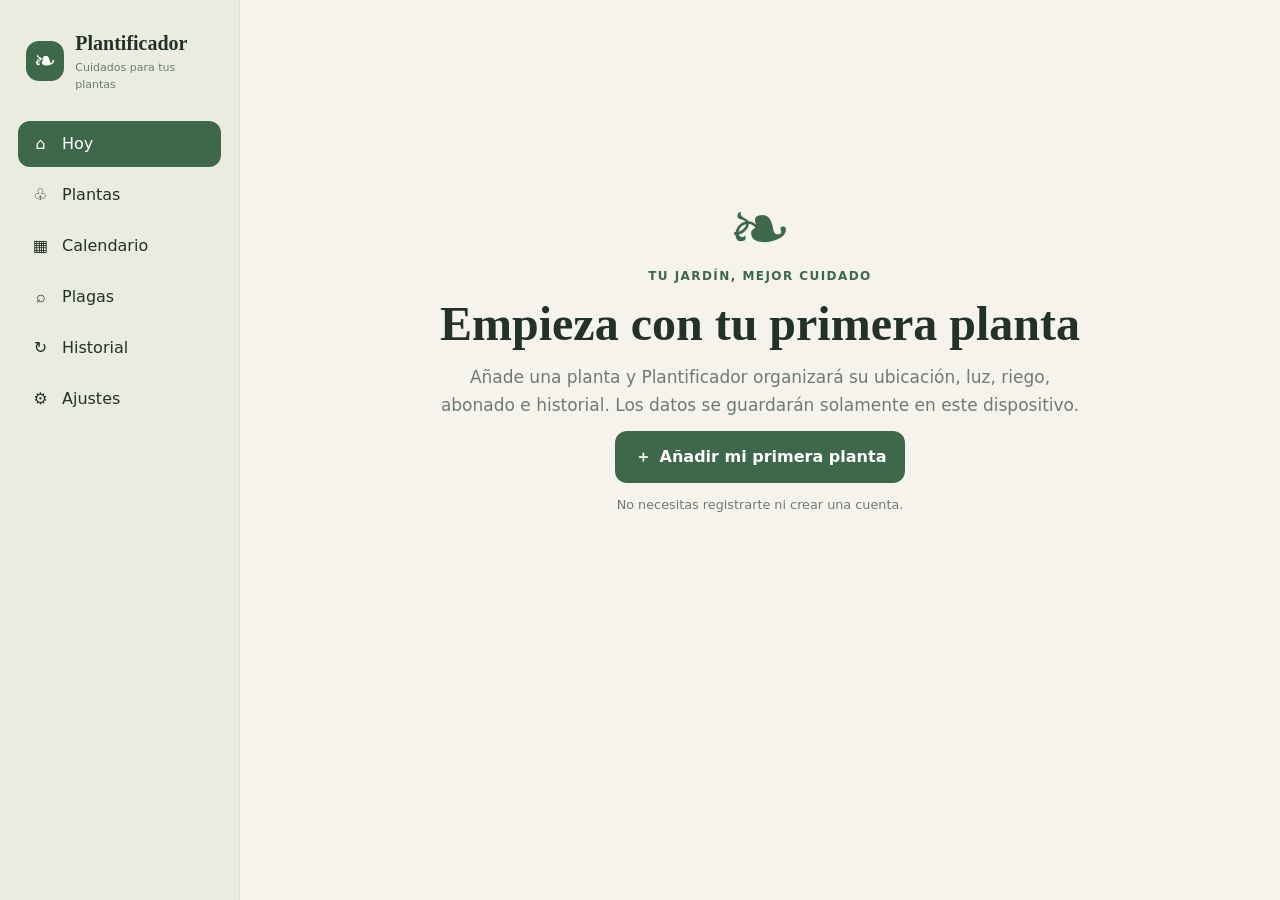
<file: index.html>
<!doctype html>
<html lang="es">
  <head>
    <meta charset="UTF-8" />
    <meta name="viewport" content="width=device-width, initial-scale=1.0, viewport-fit=cover" />
    <meta name="theme-color" content="#3f674a" />
    <link rel="icon" href="./assets/favicon.svg" />
    <link rel="manifest" href="./assets/manifest.webmanifest" />
    <title>Plantificador</title>
    <script type="module" crossorigin src="./assets/app.js"></script>
    <link rel="stylesheet" crossorigin href="./assets/app.css">
  </head>
  <body><div id="root"></div></body>
</html>
</file>
<file: assets/app.css>
@layer theme{@theme default{--font-sans: ui-sans-serif, system-ui, sans-serif, "Apple Color Emoji", "Segoe UI Emoji", "Segoe UI Symbol", "Noto Color Emoji"; --font-serif: ui-serif, Georgia, Cambria, "Times New Roman", Times, serif; --font-mono: ui-monospace, SFMono-Regular, Menlo, Monaco, Consolas, "Liberation Mono", "Courier New", monospace; --color-red-50: oklch(97.1% .013 17.38); --color-red-100: oklch(93.6% .032 17.717); --color-red-200: oklch(88.5% .062 18.334); --color-red-300: oklch(80.8% .114 19.571); --color-red-400: oklch(70.4% .191 22.216); --color-red-500: oklch(63.7% .237 25.331); --color-red-600: oklch(57.7% .245 27.325); --color-red-700: oklch(50.5% .213 27.518); --color-red-800: oklch(44.4% .177 26.899); --color-red-900: oklch(39.6% .141 25.723); --color-red-950: oklch(25.8% .092 26.042); --color-orange-50: oklch(98% .016 73.684); --color-orange-100: oklch(95.4% .038 75.164); --color-orange-200: oklch(90.1% .076 70.697); --color-orange-300: oklch(83.7% .128 66.29); --color-orange-400: oklch(75% .183 55.934); --color-orange-500: oklch(70.5% .213 47.604); --color-orange-600: oklch(64.6% .222 41.116); --color-orange-700: oklch(55.3% .195 38.402); --color-orange-800: oklch(47% .157 37.304); --color-orange-900: oklch(40.8% .123 38.172); --color-orange-950: oklch(26.6% .079 36.259); --color-amber-50: oklch(98.7% .022 95.277); --color-amber-100: oklch(96.2% .059 95.617); --color-amber-200: oklch(92.4% .12 95.746); --color-amber-300: oklch(87.9% .169 91.605); --color-amber-400: oklch(82.8% .189 84.429); --color-amber-500: oklch(76.9% .188 70.08); --color-amber-600: oklch(66.6% .179 58.318); --color-amber-700: oklch(55.5% .163 48.998); --color-amber-800: oklch(47.3% .137 46.201); --color-amber-900: oklch(41.4% .112 45.904); --color-amber-950: oklch(27.9% .077 45.635); --color-yellow-50: oklch(98.7% .026 102.212); --color-yellow-100: oklch(97.3% .071 103.193); --color-yellow-200: oklch(94.5% .129 101.54); --color-yellow-300: oklch(90.5% .182 98.111); --color-yellow-400: oklch(85.2% .199 91.936); --color-yellow-500: oklch(79.5% .184 86.047); --color-yellow-600: oklch(68.1% .162 75.834); --color-yellow-700: oklch(55.4% .135 66.442); --color-yellow-800: oklch(47.6% .114 61.907); --color-yellow-900: oklch(42.1% .095 57.708); --color-yellow-950: oklch(28.6% .066 53.813); --color-lime-50: oklch(98.6% .031 120.757); --color-lime-100: oklch(96.7% .067 122.328); --color-lime-200: oklch(93.8% .127 124.321); --color-lime-300: oklch(89.7% .196 126.665); --color-lime-400: oklch(84.1% .238 128.85); --color-lime-500: oklch(76.8% .233 130.85); --color-lime-600: oklch(64.8% .2 131.684); --color-lime-700: oklch(53.2% .157 131.589); --color-lime-800: oklch(45.3% .124 130.933); --color-lime-900: oklch(40.5% .101 131.063); --color-lime-950: oklch(27.4% .072 132.109); --color-green-50: oklch(98.2% .018 155.826); --color-green-100: oklch(96.2% .044 156.743); --color-green-200: oklch(92.5% .084 155.995); --color-green-300: oklch(87.1% .15 154.449); --color-green-400: oklch(79.2% .209 151.711); --color-green-500: oklch(72.3% .219 149.579); --color-green-600: oklch(62.7% .194 149.214); --color-green-700: oklch(52.7% .154 150.069); --color-green-800: oklch(44.8% .119 151.328); --color-green-900: oklch(39.3% .095 152.535); --color-green-950: oklch(26.6% .065 152.934); --color-emerald-50: oklch(97.9% .021 166.113); --color-emerald-100: oklch(95% .052 163.051); --color-emerald-200: oklch(90.5% .093 164.15); --color-emerald-300: oklch(84.5% .143 164.978); --color-emerald-400: oklch(76.5% .177 163.223); --color-emerald-500: oklch(69.6% .17 162.48); --color-emerald-600: oklch(59.6% .145 163.225); --color-emerald-700: oklch(50.8% .118 165.612); --color-emerald-800: oklch(43.2% .095 166.913); --color-emerald-900: oklch(37.8% .077 168.94); --color-emerald-950: oklch(26.2% .051 172.552); --color-teal-50: oklch(98.4% .014 180.72); --color-teal-100: oklch(95.3% .051 180.801); --color-teal-200: oklch(91% .096 180.426); --color-teal-300: oklch(85.5% .138 181.071); --color-teal-400: oklch(77.7% .152 181.912); --color-teal-500: oklch(70.4% .14 182.503); --color-teal-600: oklch(60% .118 184.704); --color-teal-700: oklch(51.1% .096 186.391); --color-teal-800: oklch(43.7% .078 188.216); --color-teal-900: oklch(38.6% .063 188.416); --color-teal-950: oklch(27.7% .046 192.524); --color-cyan-50: oklch(98.4% .019 200.873); --color-cyan-100: oklch(95.6% .045 203.388); --color-cyan-200: oklch(91.7% .08 205.041); --color-cyan-300: oklch(86.5% .127 207.078); --color-cyan-400: oklch(78.9% .154 211.53); --color-cyan-500: oklch(71.5% .143 215.221); --color-cyan-600: oklch(60.9% .126 221.723); --color-cyan-700: oklch(52% .105 223.128); --color-cyan-800: oklch(45% .085 224.283); --color-cyan-900: oklch(39.8% .07 227.392); --color-cyan-950: oklch(30.2% .056 229.695); --color-sky-50: oklch(97.7% .013 236.62); --color-sky-100: oklch(95.1% .026 236.824); --color-sky-200: oklch(90.1% .058 230.902); --color-sky-300: oklch(82.8% .111 230.318); --color-sky-400: oklch(74.6% .16 232.661); --color-sky-500: oklch(68.5% .169 237.323); --color-sky-600: oklch(58.8% .158 241.966); --color-sky-700: oklch(50% .134 242.749); --color-sky-800: oklch(44.3% .11 240.79); --color-sky-900: oklch(39.1% .09 240.876); --color-sky-950: oklch(29.3% .066 243.157); --color-blue-50: oklch(97% .014 254.604); --color-blue-100: oklch(93.2% .032 255.585); --color-blue-200: oklch(88.2% .059 254.128); --color-blue-300: oklch(80.9% .105 251.813); --color-blue-400: oklch(70.7% .165 254.624); --color-blue-500: oklch(62.3% .214 259.815); --color-blue-600: oklch(54.6% .245 262.881); --color-blue-700: oklch(48.8% .243 264.376); --color-blue-800: oklch(42.4% .199 265.638); --color-blue-900: oklch(37.9% .146 265.522); --color-blue-950: oklch(28.2% .091 267.935); --color-indigo-50: oklch(96.2% .018 272.314); --color-indigo-100: oklch(93% .034 272.788); --color-indigo-200: oklch(87% .065 274.039); --color-indigo-300: oklch(78.5% .115 274.713); --color-indigo-400: oklch(67.3% .182 276.935); --color-indigo-500: oklch(58.5% .233 277.117); --color-indigo-600: oklch(51.1% .262 276.966); --color-indigo-700: oklch(45.7% .24 277.023); --color-indigo-800: oklch(39.8% .195 277.366); --color-indigo-900: oklch(35.9% .144 278.697); --color-indigo-950: oklch(25.7% .09 281.288); --color-violet-50: oklch(96.9% .016 293.756); --color-violet-100: oklch(94.3% .029 294.588); --color-violet-200: oklch(89.4% .057 293.283); --color-violet-300: oklch(81.1% .111 293.571); --color-violet-400: oklch(70.2% .183 293.541); --color-violet-500: oklch(60.6% .25 292.717); --color-violet-600: oklch(54.1% .281 293.009); --color-violet-700: oklch(49.1% .27 292.581); --color-violet-800: oklch(43.2% .232 292.759); --color-violet-900: oklch(38% .189 293.745); --color-violet-950: oklch(28.3% .141 291.089); --color-purple-50: oklch(97.7% .014 308.299); --color-purple-100: oklch(94.6% .033 307.174); --color-purple-200: oklch(90.2% .063 306.703); --color-purple-300: oklch(82.7% .119 306.383); --color-purple-400: oklch(71.4% .203 305.504); --color-purple-500: oklch(62.7% .265 303.9); --color-purple-600: oklch(55.8% .288 302.321); --color-purple-700: oklch(49.6% .265 301.924); --color-purple-800: oklch(43.8% .218 303.724); --color-purple-900: oklch(38.1% .176 304.987); --color-purple-950: oklch(29.1% .149 302.717); --color-fuchsia-50: oklch(97.7% .017 320.058); --color-fuchsia-100: oklch(95.2% .037 318.852); --color-fuchsia-200: oklch(90.3% .076 319.62); --color-fuchsia-300: oklch(83.3% .145 321.434); --color-fuchsia-400: oklch(74% .238 322.16); --color-fuchsia-500: oklch(66.7% .295 322.15); --color-fuchsia-600: oklch(59.1% .293 322.896); --color-fuchsia-700: oklch(51.8% .253 323.949); --color-fuchsia-800: oklch(45.2% .211 324.591); --color-fuchsia-900: oklch(40.1% .17 325.612); --color-fuchsia-950: oklch(29.3% .136 325.661); --color-pink-50: oklch(97.1% .014 343.198); --color-pink-100: oklch(94.8% .028 342.258); --color-pink-200: oklch(89.9% .061 343.231); --color-pink-300: oklch(82.3% .12 346.018); --color-pink-400: oklch(71.8% .202 349.761); --color-pink-500: oklch(65.6% .241 354.308); --color-pink-600: oklch(59.2% .249 .584); --color-pink-700: oklch(52.5% .223 3.958); --color-pink-800: oklch(45.9% .187 3.815); --color-pink-900: oklch(40.8% .153 2.432); --color-pink-950: oklch(28.4% .109 3.907); --color-rose-50: oklch(96.9% .015 12.422); --color-rose-100: oklch(94.1% .03 12.58); --color-rose-200: oklch(89.2% .058 10.001); --color-rose-300: oklch(81% .117 11.638); --color-rose-400: oklch(71.2% .194 13.428); --color-rose-500: oklch(64.5% .246 16.439); --color-rose-600: oklch(58.6% .253 17.585); --color-rose-700: oklch(51.4% .222 16.935); --color-rose-800: oklch(45.5% .188 13.697); --color-rose-900: oklch(41% .159 10.272); --color-rose-950: oklch(27.1% .105 12.094); --color-slate-50: oklch(98.4% .003 247.858); --color-slate-100: oklch(96.8% .007 247.896); --color-slate-200: oklch(92.9% .013 255.508); --color-slate-300: oklch(86.9% .022 252.894); --color-slate-400: oklch(70.4% .04 256.788); --color-slate-500: oklch(55.4% .046 257.417); --color-slate-600: oklch(44.6% .043 257.281); --color-slate-700: oklch(37.2% .044 257.287); --color-slate-800: oklch(27.9% .041 260.031); --color-slate-900: oklch(20.8% .042 265.755); --color-slate-950: oklch(12.9% .042 264.695); --color-gray-50: oklch(98.5% .002 247.839); --color-gray-100: oklch(96.7% .003 264.542); --color-gray-200: oklch(92.8% .006 264.531); --color-gray-300: oklch(87.2% .01 258.338); --color-gray-400: oklch(70.7% .022 261.325); --color-gray-500: oklch(55.1% .027 264.364); --color-gray-600: oklch(44.6% .03 256.802); --color-gray-700: oklch(37.3% .034 259.733); --color-gray-800: oklch(27.8% .033 256.848); --color-gray-900: oklch(21% .034 264.665); --color-gray-950: oklch(13% .028 261.692); --color-zinc-50: oklch(98.5% 0 0); --color-zinc-100: oklch(96.7% .001 286.375); --color-zinc-200: oklch(92% .004 286.32); --color-zinc-300: oklch(87.1% .006 286.286); --color-zinc-400: oklch(70.5% .015 286.067); --color-zinc-500: oklch(55.2% .016 285.938); --color-zinc-600: oklch(44.2% .017 285.786); --color-zinc-700: oklch(37% .013 285.805); --color-zinc-800: oklch(27.4% .006 286.033); --color-zinc-900: oklch(21% .006 285.885); --color-zinc-950: oklch(14.1% .005 285.823); --color-neutral-50: oklch(98.5% 0 0); --color-neutral-100: oklch(97% 0 0); --color-neutral-200: oklch(92.2% 0 0); --color-neutral-300: oklch(87% 0 0); --color-neutral-400: oklch(70.8% 0 0); --color-neutral-500: oklch(55.6% 0 0); --color-neutral-600: oklch(43.9% 0 0); --color-neutral-700: oklch(37.1% 0 0); --color-neutral-800: oklch(26.9% 0 0); --color-neutral-900: oklch(20.5% 0 0); --color-neutral-950: oklch(14.5% 0 0); --color-stone-50: oklch(98.5% .001 106.423); --color-stone-100: oklch(97% .001 106.424); --color-stone-200: oklch(92.3% .003 48.717); --color-stone-300: oklch(86.9% .005 56.366); --color-stone-400: oklch(70.9% .01 56.259); --color-stone-500: oklch(55.3% .013 58.071); --color-stone-600: oklch(44.4% .011 73.639); --color-stone-700: oklch(37.4% .01 67.558); --color-stone-800: oklch(26.8% .007 34.298); --color-stone-900: oklch(21.6% .006 56.043); --color-stone-950: oklch(14.7% .004 49.25); --color-mauve-50: oklch(98.5% 0 0); --color-mauve-100: oklch(96% .003 325.6); --color-mauve-200: oklch(92.2% .005 325.62); --color-mauve-300: oklch(86.5% .012 325.68); --color-mauve-400: oklch(71.1% .019 323.02); --color-mauve-500: oklch(54.2% .034 322.5); --color-mauve-600: oklch(43.5% .029 321.78); --color-mauve-700: oklch(36.4% .029 323.89); --color-mauve-800: oklch(26.3% .024 320.12); --color-mauve-900: oklch(21.2% .019 322.12); --color-mauve-950: oklch(14.5% .008 326); --color-olive-50: oklch(98.8% .003 106.5); --color-olive-100: oklch(96.6% .005 106.5); --color-olive-200: oklch(93% .007 106.5); --color-olive-300: oklch(88% .011 106.6); --color-olive-400: oklch(73.7% .021 106.9); --color-olive-500: oklch(58% .031 107.3); --color-olive-600: oklch(46.6% .025 107.3); --color-olive-700: oklch(39.4% .023 107.4); --color-olive-800: oklch(28.6% .016 107.4); --color-olive-900: oklch(22.8% .013 107.4); --color-olive-950: oklch(15.3% .006 107.1); --color-mist-50: oklch(98.7% .002 197.1); --color-mist-100: oklch(96.3% .002 197.1); --color-mist-200: oklch(92.5% .005 214.3); --color-mist-300: oklch(87.2% .007 219.6); --color-mist-400: oklch(72.3% .014 214.4); --color-mist-500: oklch(56% .021 213.5); --color-mist-600: oklch(45% .017 213.2); --color-mist-700: oklch(37.8% .015 216); --color-mist-800: oklch(27.5% .011 216.9); --color-mist-900: oklch(21.8% .008 223.9); --color-mist-950: oklch(14.8% .004 228.8); --color-taupe-50: oklch(98.6% .002 67.8); --color-taupe-100: oklch(96% .002 17.2); --color-taupe-200: oklch(92.2% .005 34.3); --color-taupe-300: oklch(86.8% .007 39.5); --color-taupe-400: oklch(71.4% .014 41.2); --color-taupe-500: oklch(54.7% .021 43.1); --color-taupe-600: oklch(43.8% .017 39.3); --color-taupe-700: oklch(36.7% .016 35.7); --color-taupe-800: oklch(26.8% .011 36.5); --color-taupe-900: oklch(21.4% .009 43.1); --color-taupe-950: oklch(14.7% .004 49.3); --color-black: #000; --color-white: #fff; --spacing: .25rem; --breakpoint-sm: 40rem; --breakpoint-md: 48rem; --breakpoint-lg: 64rem; --breakpoint-xl: 80rem; --breakpoint-2xl: 96rem; --container-3xs: 16rem; --container-2xs: 18rem; --container-xs: 20rem; --container-sm: 24rem; --container-md: 28rem; --container-lg: 32rem; --container-xl: 36rem; --container-2xl: 42rem; --container-3xl: 48rem; --container-4xl: 56rem; --container-5xl: 64rem; --container-6xl: 72rem; --container-7xl: 80rem; --text-xs: .75rem; --text-xs--line-height: calc(1 / .75); --text-sm: .875rem; --text-sm--line-height: calc(1.25 / .875); --text-base: 1rem; --text-base--line-height: calc(1.5 / 1); --text-lg: 1.125rem; --text-lg--line-height: calc(1.75 / 1.125); --text-xl: 1.25rem; --text-xl--line-height: calc(1.75 / 1.25); --text-2xl: 1.5rem; --text-2xl--line-height: calc(2 / 1.5); --text-3xl: 1.875rem; --text-3xl--line-height: calc(2.25 / 1.875); --text-4xl: 2.25rem; --text-4xl--line-height: calc(2.5 / 2.25); --text-5xl: 3rem; --text-5xl--line-height: 1; --text-6xl: 3.75rem; --text-6xl--line-height: 1; --text-7xl: 4.5rem; --text-7xl--line-height: 1; --text-8xl: 6rem; --text-8xl--line-height: 1; --text-9xl: 8rem; --text-9xl--line-height: 1; --font-weight-thin: 100; --font-weight-extralight: 200; --font-weight-light: 300; --font-weight-normal: 400; --font-weight-medium: 500; --font-weight-semibold: 600; --font-weight-bold: 700; --font-weight-extrabold: 800; --font-weight-black: 900; --tracking-tighter: -.05em; --tracking-tight: -.025em; --tracking-normal: 0em; --tracking-wide: .025em; --tracking-wider: .05em; --tracking-widest: .1em; --leading-tight: 1.25; --leading-snug: 1.375; --leading-normal: 1.5; --leading-relaxed: 1.625; --leading-loose: 2; --radius-xs: .125rem; --radius-sm: .25rem; --radius-md: .375rem; --radius-lg: .5rem; --radius-xl: .75rem; --radius-2xl: 1rem; --radius-3xl: 1.5rem; --radius-4xl: 2rem; --shadow-2xs: 0 1px #0000000d; --shadow-xs: 0 1px 2px 0 #0000000d; --shadow-sm: 0 1px 3px 0 #0000001a, 0 1px 2px -1px #0000001a; --shadow-md: 0 4px 6px -1px #0000001a, 0 2px 4px -2px #0000001a; --shadow-lg: 0 10px 15px -3px #0000001a, 0 4px 6px -4px #0000001a; --shadow-xl: 0 20px 25px -5px #0000001a, 0 8px 10px -6px #0000001a; --shadow-2xl: 0 25px 50px -12px #00000040; --inset-shadow-2xs: inset 0 1px #0000000d; --inset-shadow-xs: inset 0 1px 1px #0000000d; --inset-shadow-sm: inset 0 2px 4px #0000000d; --drop-shadow-xs: 0 1px 1px #0000000d; --drop-shadow-sm: 0 1px 2px #00000026; --drop-shadow-md: 0 3px 3px #0000001f; --drop-shadow-lg: 0 4px 4px #00000026; --drop-shadow-xl: 0 9px 7px #0000001a; --drop-shadow-2xl: 0 25px 25px #00000026; --text-shadow-2xs: 0px 1px 0px #00000026; --text-shadow-xs: 0px 1px 1px #0003; --text-shadow-sm: 0px 1px 0px #00000013, 0px 1px 1px #00000013, 0px 2px 2px #00000013; --text-shadow-md: 0px 1px 1px #0000001a, 0px 1px 2px #0000001a, 0px 2px 4px #0000001a; --text-shadow-lg: 0px 1px 2px #0000001a, 0px 3px 2px #0000001a, 0px 4px 8px #0000001a; --ease-in: cubic-bezier(.4, 0, 1, 1); --ease-out: cubic-bezier(0, 0, .2, 1); --ease-in-out: cubic-bezier(.4, 0, .2, 1); --animate-spin: spin 1s linear infinite; --animate-ping: ping 1s cubic-bezier(0, 0, .2, 1) infinite; --animate-pulse: pulse 2s cubic-bezier(.4, 0, .6, 1) infinite; --animate-bounce: bounce 1s infinite; @keyframes spin { to { transform: rotate(360deg); } } @keyframes ping { 75%, 100% { transform: scale(2); opacity: 0; } } @keyframes pulse { 50% { opacity: .5; } } @keyframes bounce { 0%, 100% { transform: translateY(-25%); animation-timing-function: cubic-bezier(.8, 0, 1, 1); } 50% { transform: none; animation-timing-function: cubic-bezier(0, 0, .2, 1); } } --blur-xs: 4px; --blur-sm: 8px; --blur-md: 12px; --blur-lg: 16px; --blur-xl: 24px; --blur-2xl: 40px; --blur-3xl: 64px; --perspective-dramatic: 100px; --perspective-near: 300px; --perspective-normal: 500px; --perspective-midrange: 800px; --perspective-distant: 1200px; --aspect-video: 16 / 9; --default-transition-duration: .15s; --default-transition-timing-function: cubic-bezier(.4, 0, .2, 1); --default-font-family: --theme(--font-sans, initial); --default-font-feature-settings: --theme(--font-sans--font-feature-settings, initial); --default-font-variation-settings: --theme(--font-sans--font-variation-settings, initial); --default-mono-font-family: --theme(--font-mono, initial); --default-mono-font-feature-settings: --theme(--font-mono--font-feature-settings, initial); --default-mono-font-variation-settings: --theme(--font-mono--font-variation-settings, initial);}@theme default inline reference{--blur: 8px; --shadow: 0 1px 3px 0 #0000001a, 0 1px 2px -1px #0000001a; --shadow-inner: inset 0 2px 4px 0 #0000000d; --drop-shadow: 0 1px 2px #0000001a, 0 1px 1px #0000000f; --radius: .25rem; --max-width-prose: 65ch;}}@layer base{*,:after,:before,::backdrop{box-sizing:border-box;border:0 solid;margin:0;padding:0}::file-selector-button{box-sizing:border-box;border:0 solid;margin:0;padding:0}html,:host{-webkit-text-size-adjust:100%;tab-size:4;line-height:1.5;font-family:--theme(--default-font-family, ui-sans-serif, system-ui, sans-serif, "Apple Color Emoji", "Segoe UI Emoji", "Segoe UI Symbol", "Noto Color Emoji");font-feature-settings:--theme(--default-font-feature-settings, normal);font-variation-settings:--theme(--default-font-variation-settings, normal);-webkit-tap-highlight-color:transparent}hr{height:0;color:inherit;border-top-width:1px}abbr:where([title]){-webkit-text-decoration:underline dotted;text-decoration:underline dotted}h1,h2,h3,h4,h5,h6{font-size:inherit;font-weight:inherit}a{color:inherit;-webkit-text-decoration:inherit;-webkit-text-decoration:inherit;text-decoration:inherit}b,strong{font-weight:bolder}code,kbd,samp,pre{font-family:--theme(--default-mono-font-family, ui-monospace, SFMono-Regular, Menlo, Monaco, Consolas, "Liberation Mono", "Courier New", monospace);font-feature-settings:--theme(--default-mono-font-feature-settings, normal);font-variation-settings:--theme(--default-mono-font-variation-settings, normal);font-size:1em}small{font-size:80%}sub,sup{vertical-align:baseline;font-size:75%;line-height:0;position:relative}sub{bottom:-.25em}sup{top:-.5em}table{text-indent:0;border-color:inherit;border-collapse:collapse}:-moz-focusring{outline:auto}progress{vertical-align:baseline}summary{display:list-item}ol,ul,menu{list-style:none}img,svg,video,canvas,audio,iframe,embed,object{vertical-align:middle;display:block}img,video{max-width:100%;height:auto}button,input,select,optgroup,textarea{font:inherit;font-feature-settings:inherit;font-variation-settings:inherit;letter-spacing:inherit;color:inherit;opacity:1;background-color:#0000;border-radius:0}::file-selector-button{font:inherit;font-feature-settings:inherit;font-variation-settings:inherit;letter-spacing:inherit;color:inherit;opacity:1;background-color:#0000;border-radius:0}:where(select:is([multiple],[size])) optgroup{font-weight:bolder}:where(select:is([multiple],[size])) optgroup option{padding-inline-start:20px}::file-selector-button{margin-inline-end:4px}::placeholder{opacity:1}@supports (not ((-webkit-appearance:-apple-pay-button))) or (contain-intrinsic-size:1px){::placeholder{color:color-mix(in oklab, currentcolor 50%, transparent)}}textarea{resize:vertical}::-webkit-search-decoration{-webkit-appearance:none}::-webkit-date-and-time-value{min-height:1lh;text-align:inherit}::-webkit-datetime-edit{display:inline-flex}::-webkit-datetime-edit-fields-wrapper{padding:0}::-webkit-datetime-edit{padding-block:0}::-webkit-datetime-edit-year-field{padding-block:0}::-webkit-datetime-edit-month-field{padding-block:0}::-webkit-datetime-edit-day-field{padding-block:0}::-webkit-datetime-edit-hour-field{padding-block:0}::-webkit-datetime-edit-minute-field{padding-block:0}::-webkit-datetime-edit-second-field{padding-block:0}::-webkit-datetime-edit-millisecond-field{padding-block:0}::-webkit-datetime-edit-meridiem-field{padding-block:0}::-webkit-calendar-picker-indicator{line-height:1}:-moz-ui-invalid{box-shadow:none}button,input:where([type=button],[type=reset],[type=submit]){appearance:button}::file-selector-button{appearance:button}::-webkit-inner-spin-button{height:auto}::-webkit-outer-spin-button{height:auto}[hidden]:where(:not([hidden=until-found])){display:none!important}}@layer components;@layer utilities{@tailwind utilities;}:root{--ink:#233128;--muted:#6f7b72;--green:#3f674a;--green2:#e3eee2;--cream:#f5f3eb;--paper:#fffef9;--line:#dde2d9;--amber:#efe4bf;--danger:#a1433f;--shadow:0 10px 35px #2a3a2c14}@media (width<=640px){.plantProblemList{grid-template-columns:1fr}.plantProblems{padding:13px}}.plantProblems{border:1px solid var(--line);background:#f7f8f1;border-radius:14px;margin-top:18px;padding:16px}.plantProblemsHead h3{margin:0;font:600 20px Georgia,serif}.plantProblemsHead p{color:var(--muted);margin:5px 0 14px;line-height:1.45}.plantProblemList{grid-template-columns:repeat(2,minmax(0,1fr));gap:8px;display:grid}.plantProblemList button{border:1px solid var(--line);background:var(--paper);text-align:left;border-radius:11px;grid-template-columns:36px minmax(0,1fr) auto;align-items:center;column-gap:9px;padding:10px;display:grid}.plantProblemList button>span{grid-row:1/3;font-size:25px}.plantProblemList button>b{font-size:13px}.plantProblemList button>small{color:var(--muted);font-size:10px}.plantProblemList button>i{color:var(--green);grid-area:1/3/3;font-size:10px;font-style:normal}.plantProblemList button:hover{border-color:var(--green);background:var(--green2)}@media (width<=640px){.plantProblemList{grid-template-columns:1fr}.plantProblems{padding:13px}}*{box-sizing:border-box}html,body{background:var(--cream);min-height:100%;color:var(--ink);margin:0;font-family:Inter,ui-sans-serif,system-ui,-apple-system,BlinkMacSystemFont,Segoe UI,sans-serif}button,input,select,textarea{font:inherit}button{cursor:pointer;color:inherit}.app{grid-template-columns:240px minmax(0,1fr);min-height:100vh;display:grid}.sidebar{border-right:1px solid var(--line);background:#e9ecdf;height:100vh;padding:28px 18px;position:sticky;top:0}.brand{align-items:center;gap:11px;padding:0 8px 28px;display:flex}.brand .logo{background:var(--green);color:#fff;border-radius:13px;place-items:center;width:40px;height:40px;font-size:27px;display:grid}.brand b,.brand small{display:block}.brand b{font-family:Georgia,serif;font-size:20px}.brand small{color:var(--muted);margin-top:2px;font-size:11px}.nav{gap:5px;display:grid}.nav button{text-align:left;background:0 0;border:0;border-radius:12px;align-items:center;gap:12px;padding:11px 13px;display:flex}.nav button:hover{background:#ffffff8c}.nav button.active{background:var(--green);color:#fff}.icon{place-items:center;min-width:19px;display:inline-grid}.content{width:min(1180px,100%);margin:0 auto;padding:38px 44px 70px}.pagehead{justify-content:space-between;align-items:flex-start;gap:20px;margin-bottom:27px;display:flex}.pagehead h1{margin:0;font:600 40px/1.05 Georgia,serif}.pagehead p{color:var(--muted);text-transform:first-letter;margin:8px 0 0}.primary,button.primary{border-color:var(--green)!important;background:var(--green)!important;color:#fff!important}.pagehead button,.modalfoot button,.settingsactions button,.actions button,.danger button{border:1px solid var(--line);background:var(--paper);border-radius:10px;align-items:center;gap:6px;padding:10px 15px;display:inline-flex}.stats{grid-template-columns:repeat(3,1fr);gap:14px;margin-bottom:18px;display:grid}.stats article{background:var(--paper);border:1px solid var(--line);box-shadow:var(--shadow);border-radius:16px;padding:18px 20px}.stats small,.stats strong{display:block}.stats small{color:var(--muted)}.stats strong{margin-top:5px;font:600 32px Georgia,serif}.panel{background:var(--paper);border:1px solid var(--line);box-shadow:var(--shadow);border-radius:18px;padding:23px}.section-title{justify-content:space-between;align-items:flex-start;gap:16px;margin-bottom:14px;display:flex}.section-title h2,.panel h2{margin:0;font:600 23px Georgia,serif}.section-title p,.panel>p{color:var(--muted);margin:6px 0 0;line-height:1.55}.pill{background:var(--amber);white-space:nowrap;border-radius:999px;padding:6px 10px;font-size:12px}.task{border-top:1px solid var(--line);grid-template-columns:42px minmax(0,1fr) auto;align-items:center;gap:12px;padding:15px 0;display:grid}.taskmark{background:var(--green2);border-radius:12px;place-items:center;width:38px;height:38px;display:grid}.taskcopy b,.taskcopy span,.taskcopy small{display:block}.taskcopy span{margin-top:3px}.taskcopy small{color:var(--muted);margin-top:4px}.actions{flex-wrap:wrap;justify-content:flex-end;gap:7px;display:flex}.actions button{padding:8px 11px}.done{text-align:center;padding:34px 10px}.done>span{background:var(--green2);width:48px;height:48px;color:var(--green);border-radius:50%;place-items:center;margin:auto;font-size:25px;display:grid}.done h3{margin:12px 0 5px}.done p,.mutedcenter{color:var(--muted)}.textbtn{color:var(--green);background:0 0;border:0;padding:16px 4px}.welcome{text-align:center;flex-direction:column;justify-content:center;align-items:center;max-width:650px;min-height:70vh;margin:auto;display:flex}.bigleaf{color:var(--green);font-size:76px;line-height:1}.eyebrow{color:var(--green);text-transform:uppercase;letter-spacing:.12em;font-size:12px;font-weight:700}.welcome h1{margin:13px 0;font:600 48px/1.08 Georgia,serif}.welcome p{color:var(--muted);font-size:17px;line-height:1.65}.welcome .large{border:0;border-radius:12px;gap:7px;margin:12px 0;padding:14px 19px;font-weight:600;display:flex}.welcome small{color:var(--muted)}.search{border:1px solid var(--line);background:var(--paper);border-radius:12px;outline:none;width:100%;margin-bottom:18px;padding:13px 15px}.search:focus,input:focus,select:focus,textarea:focus{border-color:var(--green);box-shadow:0 0 0 3px #3f674a1f}.plantgrid{grid-template-columns:repeat(2,minmax(0,1fr));gap:17px;display:grid}.plantcard{text-align:left;background:var(--paper);border:1px solid var(--line);box-shadow:var(--shadow);border-radius:18px;grid-template-columns:150px minmax(0,1fr);padding:0;display:grid;overflow:hidden}.plantcard:hover{border-color:#b9c6b7;transform:translateY(-1px)}.plantcard img,.plantcard .photo{object-fit:cover;width:100%;height:100%;min-height:225px}.plantcard .photo{background:var(--green2);color:var(--green);place-items:center;font-size:55px;display:grid}.plantbody{padding:17px}.cardtop{justify-content:space-between;gap:10px;display:flex}.cardtop h2{margin:0;font:600 22px Georgia,serif}.cardtop p{color:var(--muted);margin:3px 0}.cardtop>span{color:var(--green);font-size:12px}.plantcard dl{margin:13px 0}.plantcard dl>div{margin-top:10px}.plantcard dt{color:var(--muted);text-transform:uppercase;letter-spacing:.06em;font-size:11px}.plantcard dd{margin:3px 0 0;font-size:13px;line-height:1.35}.next{border-top:1px solid var(--line);color:var(--green);padding-top:10px;font-size:12px}.calstrip{grid-template-columns:repeat(14,1fr);gap:6px;margin-bottom:18px;display:grid}.calday{text-align:center;background:var(--paper);border:1px solid var(--line);border-radius:12px;padding:11px 3px;position:relative}.calday small,.calday b{display:block}.calday small{text-transform:uppercase;color:var(--muted)}.calday b{margin-top:4px;font-size:18px}.calday.active{background:var(--green);color:#fff}.calday.active small{color:#fff}.calday i{background:#fff;border-radius:50%;width:4px;height:4px;position:absolute;bottom:5px;left:50%}.history article{border-top:1px solid var(--line);grid-template-columns:40px minmax(0,1fr) auto;align-items:center;gap:12px;padding:13px 0;display:grid}.history article:first-child{border-top:0}.historyicon{background:var(--green2);border-radius:10px;place-items:center;width:36px;height:36px;display:grid}.history b,.history span{display:block}.history span,.history time{color:var(--muted);font-size:13px}.settingsgrid{grid-template-columns:2fr 1fr;gap:17px;display:grid}.settingsgrid .panel:first-child{grid-row:span 2}.settingsactions{gap:9px;margin:20px 0 12px;display:flex}.settingsgrid small{color:var(--muted)}.danger button{color:var(--danger);border-color:#e6c4c2}.bottom{display:none}.overlay{-webkit-backdrop-filter:blur(3px);backdrop-filter:blur(3px);z-index:50;background:#19231d8c;place-items:center;padding:20px;display:grid;position:fixed;inset:0}.modal{background:var(--paper);border-radius:20px;width:min(760px,100%);max-height:92vh;padding:24px;overflow:auto;box-shadow:0 24px 80px #0003}.modalhead{justify-content:space-between;align-items:flex-start;margin-bottom:20px;display:flex}.modalhead h2{margin:5px 0 0;font:600 28px Georgia,serif}.close{background:var(--green2);border:0;border-radius:50%;width:35px;height:35px;font-size:23px}.formgrid{grid-template-columns:1fr 1fr;gap:14px;display:grid}.formgrid label{gap:6px;font-size:12px;font-weight:600;display:grid}.formgrid .wide{grid-column:1/-1}.formgrid input,.formgrid select,.formgrid textarea{border:1px solid var(--line);background:#fff;border-radius:10px;outline:none;width:100%;padding:10px 11px;font-weight:400}.formgrid textarea{resize:vertical;min-height:70px}.photoPreview{align-items:center;gap:12px;margin-top:14px;display:flex}.photoPreview img{object-fit:cover;border-radius:12px;width:80px;height:80px}.photoPreview button{color:var(--danger);background:0 0;border:0}.modalfoot{grid-template-columns:auto 1fr auto auto;gap:8px;margin-top:22px;display:grid}.modalfoot .delete{color:var(--danger)}.toast{z-index:70;background:var(--ink);color:#fff;box-shadow:var(--shadow);border-radius:999px;padding:11px 17px;position:fixed;bottom:25px;left:50%;transform:translate(-50%)}@media (width<=900px){.app{grid-template-columns:190px minmax(0,1fr)}.content{padding:30px 25px}.plantgrid{grid-template-columns:1fr}.calstrip{grid-template-columns:repeat(7,1fr)}.calday:nth-child(n+8){display:none}.settingsgrid{grid-template-columns:1fr}.settingsgrid .panel:first-child{grid-row:auto}}@media (width<=640px){.app{padding-bottom:72px;display:block}.sidebar{display:none}.content{padding:22px 15px 35px}.bottom{z-index:30;-webkit-backdrop-filter:blur(10px);backdrop-filter:blur(10px);border-top:1px solid var(--line);padding:6px 7px env(safe-area-inset-bottom);background:#fffef9f5;display:block;position:fixed;bottom:0;left:0;right:0}.bottom .nav{grid-template-columns:repeat(5,1fr);gap:0;display:grid}.bottom .nav button{border-radius:9px;justify-items:center;gap:1px;padding:6px 1px;font-size:10px;display:grid}.bottom .nav button .icon{font-size:17px}.pagehead{align-items:center;margin-bottom:20px}.pagehead h1{font-size:31px}.pagehead p{font-size:13px}.pagehead button{padding:9px 10px}.pagehead button .icon{display:none}.stats{grid-template-columns:repeat(3,1fr);gap:7px}.stats article{padding:12px 10px}.stats small{font-size:10px}.stats strong{font-size:25px}.panel{padding:17px}.task{grid-template-columns:35px minmax(0,1fr)}.taskmark{width:34px;height:34px}.task .actions,.task>button{grid-column:2;justify-self:start}.taskcopy span{font-size:13px}.actions{justify-content:flex-start}.section-title h2{font-size:21px}.welcome{min-height:65vh}.welcome h1{font-size:37px}.welcome p{font-size:15px}.plantcard{grid-template-columns:105px minmax(0,1fr)}.plantcard img,.plantcard .photo{min-height:215px}.plantbody{padding:14px}.cardtop h2{font-size:20px}.calstrip{gap:4px}.calday{padding:9px 1px}.history article{grid-template-columns:35px minmax(0,1fr)}.history time{grid-column:2}.formgrid{grid-template-columns:1fr}.formgrid .wide{grid-column:auto}.overlay{align-items:end;padding:0}.modal{border-radius:20px 20px 0 0;max-height:95vh;padding:19px}.modalfoot{grid-template-columns:1fr 1fr}.modalfoot span{display:none}.modalfoot .delete{grid-column:1/-1;justify-content:center}.modalfoot button{justify-content:center}.toast{white-space:nowrap;bottom:82px}}@media (prefers-reduced-motion:no-preference){.plantcard,.nav button{transition:all .18s}}.speciesField{position:relative}.speciesField>small{color:var(--muted);font-weight:400;position:absolute;right:0}.speciesResults{z-index:10;border:1px solid var(--line);background:#fff;border-radius:12px;max-height:290px;padding:5px;position:absolute;top:64px;left:0;right:0;overflow:auto;box-shadow:0 16px 40px #1e2d2229}.speciesResults button{text-align:left;background:#fff;border:0;border-radius:8px;width:100%;padding:10px;display:block}.speciesResults button:hover{background:var(--green2)}.speciesResults b,.speciesResults span{display:block}.speciesResults span{color:var(--muted);margin-top:2px;font-size:11px}.speciesResults p{color:var(--muted);margin:0;padding:10px;font-size:12px;line-height:1.45}.catalogMatch{background:var(--green2);border-radius:12px;gap:3px;padding:12px 14px;display:grid}.catalogMatch span,.catalogMatch small{color:var(--muted)}.catalogMatch span{font-size:12px}.catalogMatch small{font-weight:400;line-height:1.35}.calendarToolbar{justify-content:space-between;align-items:center;gap:14px;margin-bottom:14px;display:flex}.segmented{background:#e4e7dd;border-radius:11px;padding:3px;display:flex}.segmented button,.calnav button{background:0 0;border:0;border-radius:8px;padding:8px 12px}.segmented button.active{background:var(--paper);color:var(--green);font-weight:700;box-shadow:0 2px 8px #2a3a2c17}.calnav{align-items:center;gap:5px;display:flex}.calnav>b{text-align:center;min-width:210px;text-transform:first-letter}.calnav>button:not(.todayBtn){padding:3px 10px;font-size:23px}.calnav .todayBtn{border:1px solid var(--line);background:var(--paper);margin-left:5px}.calendarGrid{grid-template-columns:repeat(7,1fr);gap:6px;margin-bottom:18px;display:grid}.calendarGrid.month{background:var(--paper);border:1px solid var(--line);border-radius:17px;padding:10px}.weekday{text-align:center;text-transform:uppercase;color:var(--muted);padding:5px;font-size:10px}.calendarGrid .calday{text-align:center;background:var(--paper);border:1px solid var(--line);border-radius:12px;min-height:68px;padding:9px 3px;display:block;position:relative}.calendarGrid.month .calday{background:0 0;border-color:#0000;min-height:62px}.calendarGrid .calday:hover{background:var(--green2);border-color:#a9bba9}.calendarGrid .calday small,.calendarGrid .calday b{display:block}.calendarGrid .calday small{text-transform:uppercase;color:var(--muted)}.calendarGrid .calday b{margin-top:4px;font-size:18px}.calendarGrid .calday.active{background:var(--green);color:#fff;border-color:var(--green)}.calendarGrid .calday.active small{color:#fff}.calendarGrid .calday.today:not(.active){border-color:var(--green);box-shadow:inset 0 0 0 1px var(--green)}.calendarGrid .calday.outside{opacity:.35}.taskdots{justify-content:center;gap:4px;height:6px;margin-top:6px;display:flex}.taskdots i{border-radius:50%;width:6px!important;height:6px!important;display:none!important;position:static!important;transform:none!important}.taskdots i.water{background:#4f92bd;display:block!important}.taskdots i.feed{background:#ca8b37;display:block!important}.calendarGrid .calday.active .taskdots i{outline:1px solid #ffffffd9}.calendarDetail{margin-top:0}.done.compact{padding:18px}.done.compact>span{width:38px;height:38px;font-size:19px}.done.compact p{margin-bottom:0}@media (width<=640px){.calendarToolbar{flex-direction:column;align-items:stretch}.segmented{align-self:flex-start}.calnav{justify-content:space-between}.calnav>b{flex:1;min-width:0;font-size:13px}.calnav .todayBtn{padding:7px 9px}.calendarGrid{gap:3px}.calendarGrid.month{padding:5px}.calendarGrid .calday{min-height:62px;padding:7px 1px}.calendarGrid.month .calday{min-height:50px}.calendarGrid .calday small{font-size:9px}.calendarGrid .calday b{font-size:16px}.taskdots{margin-top:4px}}.app[data-font-size=small]{--font-scale:.88}.app[data-font-size=normal]{--font-scale:1}.app[data-font-size=large]{--font-scale:1.2}.app{font-size:calc(16px * var(--font-scale,1))}.app button,.app input,.app select,.app textarea{font-size:inherit}.app .pagehead h1{font-size:calc(40px * var(--font-scale,1))}.app .brand b{font-size:calc(20px * var(--font-scale,1))}.app .brand small{font-size:calc(11px * var(--font-scale,1))}.app .section-title h2,.app .panel h2{font-size:calc(23px * var(--font-scale,1))}.app .taskcopy small,.app .history span,.app .history time{font-size:calc(13px * var(--font-scale,1))}.backupSettings{grid-row:span 2}.fontSettings{grid-column:1/-1}.fontChoices{grid-template-columns:repeat(3,1fr);gap:10px;margin-top:18px;display:grid}.fontChoices button{border:1px solid var(--line);text-align:left;background:#fff;border-radius:12px;align-items:center;gap:10px;padding:13px 15px;display:flex;position:relative}.fontChoices button.active{border-color:var(--green);background:var(--green2);box-shadow:inset 0 0 0 1px var(--green)}.fontChoices i{color:var(--green);margin-left:auto;font-style:normal;font-weight:800}.fontSample{background:var(--cream);border-radius:9px;place-items:center;width:42px;height:38px;font-family:Georgia,serif;display:grid}.fontSample.small{font-size:14px}.fontSample.normal{font-size:18px}.fontSample.large{font-size:23px}@media (width<=900px){.backupSettings{grid-row:auto}.fontSettings{grid-column:auto}}@media (width<=640px){.app .pagehead h1{font-size:calc(31px * var(--font-scale,1))}.fontChoices{grid-template-columns:1fr}.fontChoices button{padding:10px 12px}}.pestTools{grid-template-columns:minmax(260px,1fr) auto;align-items:start;gap:14px;margin-bottom:16px;display:grid}.pestTools .search{margin:0}.filterChips{flex-wrap:wrap;gap:6px;display:flex}.filterChips button{border:1px solid var(--line);background:var(--paper);border-radius:999px;padding:9px 12px}.filterChips button.active{background:var(--green);border-color:var(--green);color:#fff}.pestNotice{background:#fff8df;border:1px solid #eadba3;border-radius:14px;align-items:flex-start;gap:12px;margin-bottom:17px;padding:13px 15px;display:flex}.pestNotice>span{font-size:22px}.pestNotice p{color:#625a3c;margin:0;line-height:1.5}.pestGrid{grid-template-columns:repeat(2,minmax(0,1fr));gap:15px;display:grid}.pestCard{text-align:left;border:1px solid var(--line);background:var(--paper);box-shadow:var(--shadow);border-radius:17px;grid-template-columns:105px minmax(0,1fr);gap:16px;padding:0;display:grid;overflow:hidden}.pestCard:hover{border-color:#b9c6b7;transform:translateY(-1px)}.pestVisual{background:#e8eee3;flex-direction:column;justify-content:center;align-items:center;gap:12px;min-height:165px;display:flex}.pestVisual>span{font-size:44px}.pestVisual small{text-transform:uppercase;letter-spacing:.08em;font-size:10px}.pestCard>div:last-child{padding:15px 15px 14px 0}.pestTitle{justify-content:space-between;gap:8px;display:flex}.pestTitle h2{margin:0;font:600 21px Georgia,serif}.pestCard i{color:var(--muted);margin-top:3px;font-size:12px;display:block}.pestCard p{color:#48534c;margin:10px 0;font-size:13px;line-height:1.45}.pestCard>div>small{color:var(--muted);font-size:11px}.urgency{text-transform:uppercase;background:#e8eee3;border-radius:999px;height:fit-content;padding:4px 6px;font-size:9px}.urgency.alta{color:#862f2c;background:#f5d6d1}.urgency.media{color:#745d13;background:#f4e7bd}.pestModal{width:min(880px,100%)}.pestSummary{background:var(--green2);border-radius:12px;padding:14px;font-size:16px;line-height:1.6}.pestSections{grid-template-columns:1fr 1fr;gap:12px;display:grid}.pestSections section{border:1px solid var(--line);border-radius:13px;padding:15px}.pestSections h3{gap:8px;margin:0 0 10px;font:600 18px Georgia,serif;display:flex}.pestSections ul,.pestSections ol{margin:0;padding-left:22px}.pestSections li{margin:7px 0;line-height:1.45}.affected{border-top:1px solid var(--line);gap:5px;margin-top:16px;padding-top:14px;display:grid}.affected span{color:var(--muted)}.pestWarning{color:#75433d;background:#fff3ef;border-radius:11px;margin-top:14px;padding:12px;font-size:12px;line-height:1.5}@media (width<=900px){.pestTools,.pestGrid{grid-template-columns:1fr}}@media (width<=640px){.bottom .nav{grid-template-columns:repeat(6,1fr)}.bottom .nav button{font-size:9px}.pestCard{grid-template-columns:80px minmax(0,1fr)}.pestVisual{min-height:180px}.pestVisual>span{font-size:36px}.pestSections{grid-template-columns:1fr}.filterChips{flex-wrap:nowrap;padding-bottom:3px;overflow-x:auto}.filterChips button{white-space:nowrap}.pestModal .modalfoot{grid-template-columns:1fr}.pestModal .modalfoot span{display:none}}
</file>
